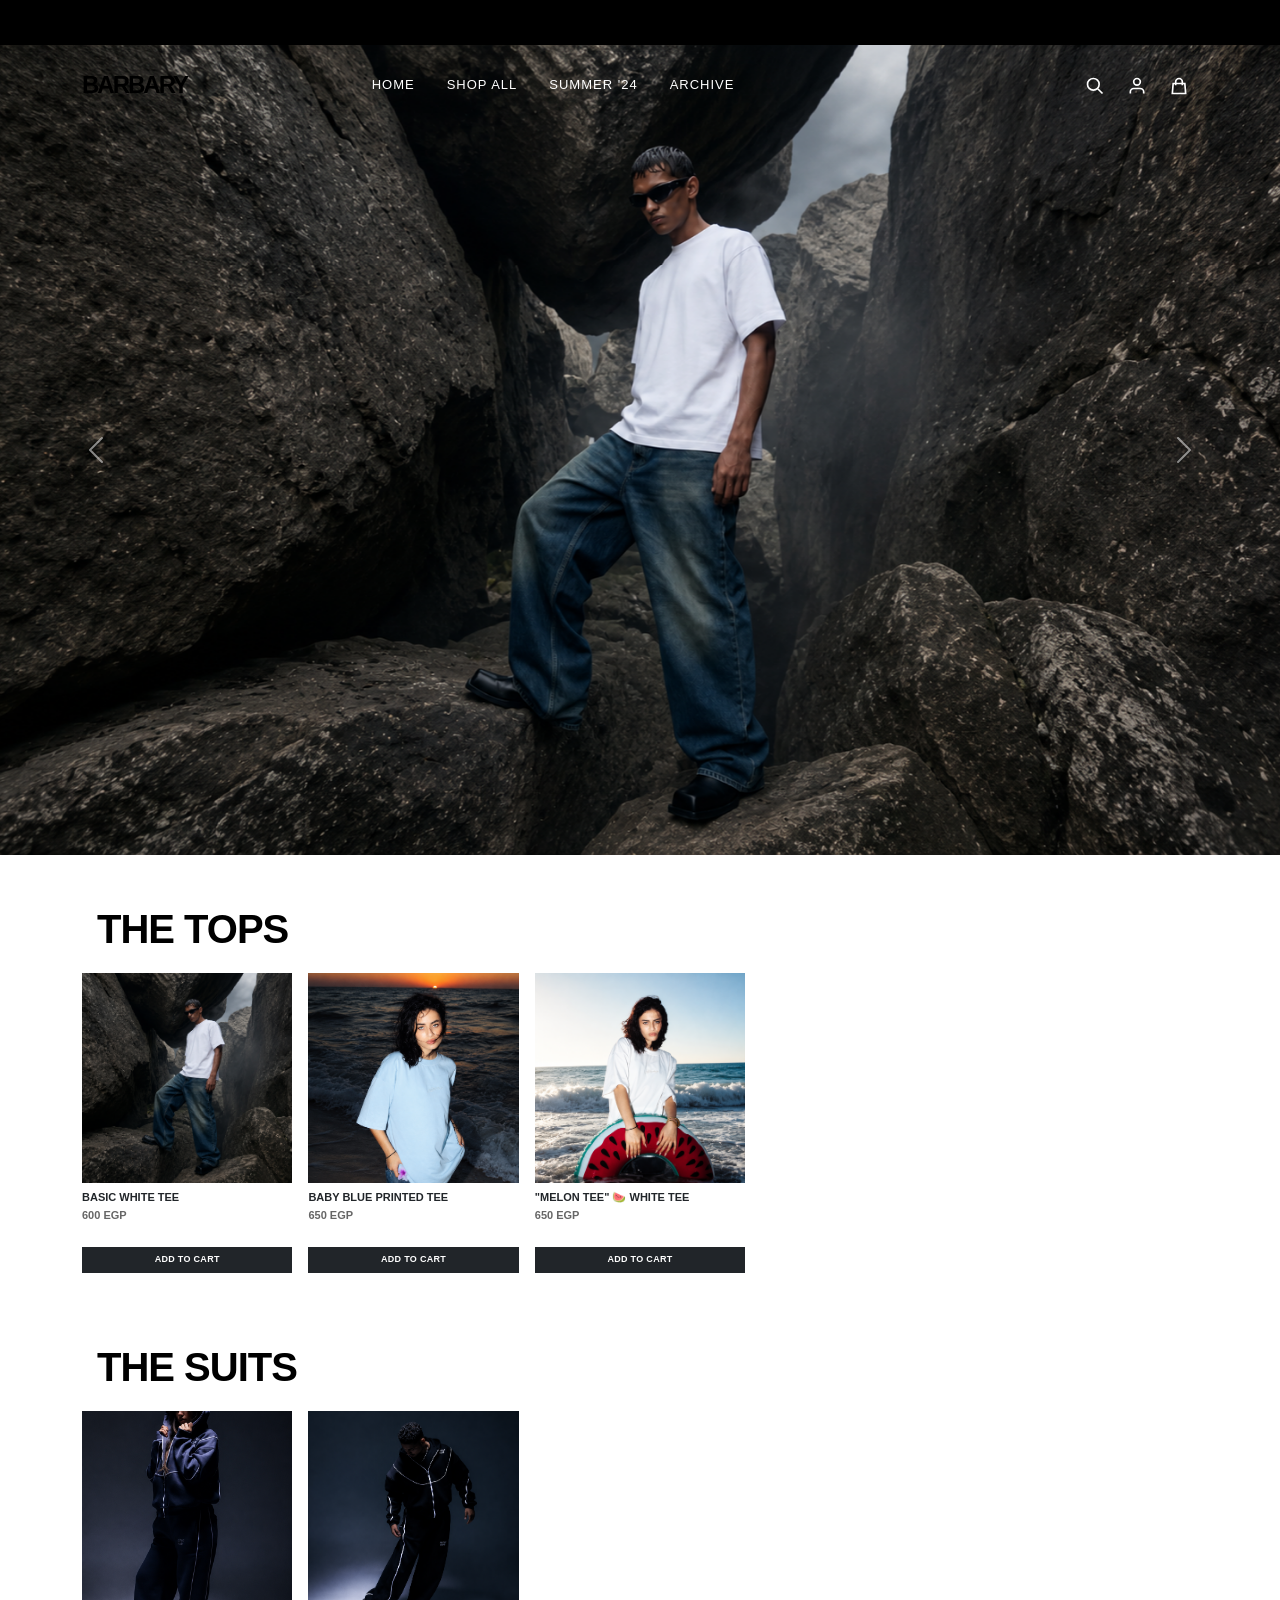
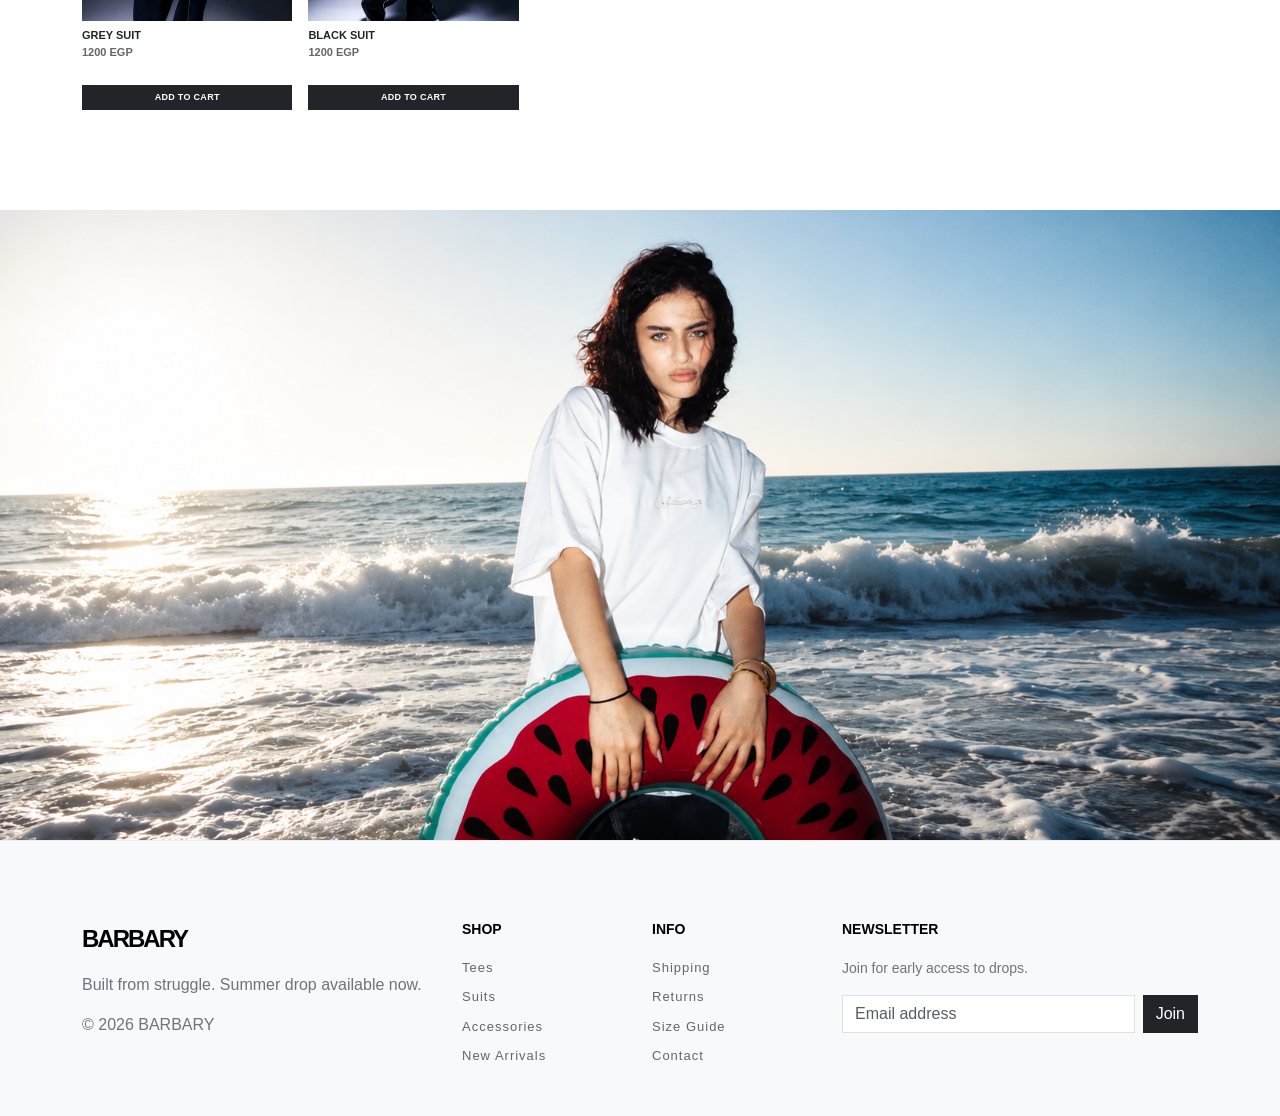
<file: index.html>
<!DOCTYPE html>
<html lang="en">
<head>
<meta charset="utf-8"/>
<meta content="width=device-width, initial-scale=1.0" name="viewport"/>
<title>BARBARY</title>
<link href="https://cdn.jsdelivr.net/npm/bootstrap@5.3.3/dist/css/bootstrap.min.css" rel="stylesheet"/>
<link rel="stylesheet" href="public/styles/style.css"/>
</head>
<body>
<div class="announcement-bar">
<div class="announcement-bar__inner">
<span>NEW SUMMER DROP 🚤</span>
<span>NEW SUMMER DROP 🚤</span>
<span>NEW SUMMER DROP 🚤</span>
<span>NEW SUMMER DROP 🚤</span>
<span>NEW SUMMER DROP 🚤</span>
<span>NEW SUMMER DROP 🚤</span>
</div>
</div>
<header>
<div class="container py-3">
<div class="d-flex flex-wrap align-items-center justify-content-between">
<a class="d-flex align-items-center mb-2 mb-md-0 text-decoration-none" href="#">
<span class="fs-4 fw-black text-black" style="font-weight: 900; letter-spacing: -2px;">BARBARY</span>
</a>
<ul class="nav col-12 col-md-auto mb-2 justify-content-center mb-md-0" id="mobileNav">
<li><a class="nav-link px-3" href="#">Home</a></li>
<li><a class="nav-link px-3" href="#">Shop All</a></li>
<li><a class="nav-link px-3" href="#">Summer '24</a></li>
<li><a class="nav-link px-3" href="#">Archive</a></li>
</ul>
<div class="col-md-3 text-end d-flex justify-content-end align-items-center gap-1">
<button aria-controls="mobileNav" aria-expanded="false" aria-label="Toggle menu" class="menu-toggle" id="menuToggle" type="button">
<svg fill="none" height="22" stroke="currentColor" stroke-width="2" viewbox="0 0 24 24" width="22"><path d="M4 6h16M4 12h16M4 18h16"></path></svg>
</button>
<button class="btn btn-link text-black p-2" type="button"><svg fill="none" height="20" stroke="currentColor" stroke-width="2" viewbox="0 0 24 24" width="20"><path d="M21 21l-6-6m2-5a7 7 0 11-14 0 7 7 0 0114 0z"></path></svg></button>

<!-- Profile / Login dropdown -->
<div class="dropdown">
  <button class="btn btn-link text-black p-2" type="button" data-bs-toggle="dropdown" aria-expanded="false">
    <svg fill="none" height="20" stroke="currentColor" stroke-width="2" viewbox="0 0 24 24" width="20">
      <path d="M20 21v-2a4 4 0 00-4-4H8a4 4 0 00-4 4v2"></path>
      <circle cx="12" cy="7" r="4"></circle>
    </svg>
  </button>
  <ul class="dropdown-menu dropdown-menu-end rounded-0 shadow-sm">
    <!-- Shown when logged OUT -->
    <li><a class="dropdown-item" href="/login">Login</a></li>
    <li><a class="dropdown-item" href="/register">Register</a></li>

    <!-- Shown when logged IN (swap in with EJS later) -->
    <!--
    <li><a class="dropdown-item" href="/profile">My Profile</a></li>
    <li><a class="dropdown-item" href="/orders">My Orders</a></li>
    <li><hr class="dropdown-divider"></li>
    <li><a class="dropdown-item" href="/logout">Logout</a></li>
    -->
  </ul>
</div>

<button class="btn btn-link text-black p-2" type="button"><svg fill="none" height="20" stroke="currentColor" stroke-width="2" viewbox="0 0 24 24" width="20"><path d="M16 11V7a4 4 0 00-8 0v4M5 9h14l1 12H4L5 9z"></path></svg></button>
</div>
</div>
</div>
</header>
<section id="hero">
<div class="carousel slide" data-bs-ride="carousel" id="heroCarousel">
<div class="carousel-inner">
<div class="carousel-item active">
<img alt="Summer Drop 1" src="11.png"/>
</div>
<div class="carousel-item">
<img alt="Summer Drop 2" src="22.png"/>
</div>
<div class="carousel-item">
<img alt="Summer Drop 2" src="33.png"/>
</div>
<div class="carousel-item">
<img alt="Summer Drop 2" src="55.png"/>
</div>
</div>
<button class="carousel-control-prev" data-bs-slide="prev" data-bs-target="#heroCarousel" type="button">
<span class="carousel-control-prev-icon"></span>
</button>
<button class="carousel-control-next" data-bs-slide="next" data-bs-target="#heroCarousel" type="button">
<span class="carousel-control-next-icon"></span>
</button>
</div>
</section>
<main class="container">
<section class="mt-5">
<h2 class="section-title">The Tops</h2>
<div class="product-grid">
<div class="product-card-wrap">
<a href="product.html" class="text-decoration-none text-reset">
<div class="card h-100">
<img alt="Basic White Tee" class="card-img-top" src="22.png"/>
<div class="card-body">
<h5 class="card-title">Basic White Tee</h5>
<p class="price">600 EGP</p>
<button class="btn btn-dark w-100 buy-btn mt-2">Add to Cart</button>
</div>
</div>
</a>
</div>
<div class="product-card-wrap">
<a href="product.html" class="text-decoration-none text-reset">
<div class="card h-100">
<img alt="Baby Blue Tee" class="card-img-top" src="girl1.png"/>
<div class="card-body">
<h5 class="card-title">Baby Blue Printed Tee</h5>
<p class="price">650 EGP</p>
<button class="btn btn-dark w-100 buy-btn mt-2">Add to Cart</button>
</div>
</div>
</a>
</div>
<div class="product-card-wrap">
<a href="product.html" class="text-decoration-none text-reset">
<div class="card h-100">
<img alt="Melon Tee" class="card-img-top" src="55.png"/>
<div class="card-body">
<h5 class="card-title">"Melon Tee" 🍉 White Tee</h5>
<p class="price">650 EGP</p>
<button class="btn btn-dark w-100 buy-btn mt-2">Add to Cart</button>
</div>
</div>
</a>
</div>
</div>
</section>
<section class="mt-5">
<h2 class="section-title">The Suits</h2>
<div class="product-grid">
<div class="product-card-wrap">
<a href="product.html" class="text-decoration-none text-reset">
<div class="card h-100">
<img alt="Grey Suit" class="card-img-top" src="suit3.png"/>
<div class="card-body">
<h5 class="card-title">Grey SUIT</h5>
<p class="price">1200 EGP</p>
<button class="btn btn-dark w-100 buy-btn mt-2">Add to Cart</button>
</div>
</div>
</a>
</div>
<div class="product-card-wrap">
<a href="product.html" class="text-decoration-none text-reset">
<div class="card h-100">
<img alt="Black Suit" class="card-img-top" src="suit5.png"/>
<div class="card-body">
<h5 class="card-title">Black SUIT</h5>
<p class="price">1200 EGP</p>
<button class="btn btn-dark w-100 buy-btn mt-2">Add to Cart</button>
</div>
</div>
</a>
</div>
</div>
</section>
</main>
<section class="video-banner">
<video autoplay="" loop="" muted="" playsinline="" poster="55.png">
<source src="55.png"/>
</video>
</section>
<footer>
<div class="container">
<div class="row gy-4">
<div class="col-md-4">
<span class="fs-4 fw-black text-black" style="font-weight: 900; letter-spacing: -2px;">BARBARY</span>
<p class="text-secondary mt-3">Built from struggle. Summer drop available now.</p>
<p class="text-secondary">© 2026 BARBARY</p>
</div>
<div class="col-md-2 col-6">
<h5>Shop</h5>
<ul class="nav flex-column">
<li><a class="nav-link" href="#">Tees</a></li>
<li><a class="nav-link" href="#">Suits</a></li>
<li><a class="nav-link" href="#">Accessories</a></li>
<li><a class="nav-link" href="#">New Arrivals</a></li>
</ul>
</div>
<div class="col-md-2 col-6">
<h5>Info</h5>
<ul class="nav flex-column">
<li><a class="nav-link" href="#">Shipping</a></li>
<li><a class="nav-link" href="#">Returns</a></li>
<li><a class="nav-link" href="#">Size Guide</a></li>
<li><a class="nav-link" href="#">Contact</a></li>
</ul>
</div>
<div class="col-md-4">
<h5>Newsletter</h5>
<p class="text-secondary small">Join for early access to drops.</p>
<div class="d-flex gap-2">
<input class="form-control rounded-0" placeholder="Email address" type="email"/>
<button class="btn btn-dark rounded-0">Join</button>
</div>
</div>
</div>
</div>
</footer>
<script src="https://cdn.jsdelivr.net/npm/bootstrap@5.3.3/dist/js/bootstrap.bundle.min.js"></script>
<script>
  const menuToggle = document.getElementById('menuToggle');
  const mobileNav = document.getElementById('mobileNav');
  menuToggle.addEventListener('click', () => {
    const isOpen = mobileNav.classList.toggle('show');
    menuToggle.setAttribute('aria-expanded', isOpen);
  });
  // Close the mobile nav after tapping a link
  mobileNav.querySelectorAll('.nav-link').forEach((link) => {
    link.addEventListener('click', () => {
      mobileNav.classList.remove('show');
      menuToggle.setAttribute('aria-expanded', 'false');
    });
  });
</script>
</body>
</html>
</file>
<file: public/styles/style.css>
:root {
    --hector-black: #000000;
    --hector-white: #ffffff;
    --hector-gray: #f8f9fa;
}

body {
    font-family: -apple-system, BlinkMacSystemFont, "Segoe UI", Roboto, Helvetica, Arial, sans-serif;
    background-color: var(--hector-white);
    color: var(--hector-black);
    margin: 0;
    overflow-x: hidden;
}

/* Announcement Bar */
.announcement-bar {
    background-color: var(--hector-black);
    color: var(--hector-white);
    overflow: hidden;
    padding: 12px 0;
    font-size: 14px;
    font-weight: 700;
    letter-spacing: 2px;
    white-space: nowrap;
    position: sticky;
    top: 0;
    z-index: 2000;
}

.announcement-bar__inner {
    display: inline-block;
    padding-left: 100%;
    animation: marquee 25s linear infinite;
}

.announcement-bar__inner span {
    display: inline-block;
    padding-right: 60px;
}

@keyframes marquee {
    0% { transform: translate3d(0, 0, 0); }
    100% { transform: translate3d(-100%, 0, 0); }
}

/* Navigation */
header {
    position: absolute;
    top: 48px;
    left: 0;
    width: 100%;
    z-index: 1000;
    background: transparent;
    transition: background 0.3s ease;
}

.nav-link {
    color: var(--hector-black);
    font-weight: 500;
    text-transform: uppercase;
    font-size: 13px;
    letter-spacing: 1px;
}

.menu-toggle {
    display: none;
    background: none;
    border: none;
    padding: 6px;
    cursor: pointer;
    color: var(--hector-black);
}

/* Hero Carousel */
#heroCarousel .carousel-item {
    height: 90vh;
    background-color: #eee;
}

#heroCarousel img {
    object-fit: cover;
    height: 100%;
    width: 100%;
}

/* Product Sections Layout */
.section-title {
    font-size: clamp(28px, 4vw, 40px);
    font-weight: 900;
    text-transform: uppercase;
    letter-spacing: -1px;
    margin: 50px 0 20px;
    padding-left: 15px;
}

main.container {
    max-width: 1140px;
}

/* Product Grid: shows up to 5 cards at a time, horizontal scroll for the rest */
.product-grid {
    display: flex;
    flex-wrap: nowrap;
    overflow-x: auto;
    scroll-snap-type: x mandatory;
    -webkit-overflow-scrolling: touch;
    gap: 16px;
    padding-bottom: 12px;
}

.product-grid::-webkit-scrollbar {
    height: 6px;
}

.product-grid::-webkit-scrollbar-thumb {
    background: #ccc;
}

/* If there are 4 or fewer items, disable scrollbar styling and overflow */
.product-grid.no-scroll {
    overflow-x: visible;
}

.product-grid.no-scroll::-webkit-scrollbar {
    display: none;
}

.product-card-wrap {
    flex: 0 0 calc((100% - 4 * 16px) / 5);
    max-width: calc((100% - 4 * 16px) / 5);
    scroll-snap-align: start;
    min-width: 0;
}

.card {
    border: none;
    border-radius: 0;
    transition: transform 0.3s ease;
}

.card:hover {
    transform: translateY(-5px);
}

.card-img-top {
    border-radius: 0;
    aspect-ratio: 1/1;
    object-fit: cover;
}

.card-body {
    padding: 0.5rem 0;
}

.card-title {
    font-size: 11px;
    font-weight: 700;
    margin-bottom: 2px;
    text-transform: uppercase;
    line-height: 1.2;
}

.price {
    font-size: 11px;
    font-weight: 600;
    color: #666;
}

.buy-btn {
    border-radius: 0;
    padding: 5px;
    font-weight: 700;
    text-transform: uppercase;
    letter-spacing: 0.3px;
    font-size: 9px;
}

/* Video Banner */
.video-banner {
    width: 100%;
    height: 70vh;
    overflow: hidden;
    background: #000;
    position: relative;
    margin-top: 80px;
}

.video-banner video {
    width: 100%;
    height: 100%;
    object-fit: cover;
}

/* Footer */
footer {
    background-color: var(--hector-gray);
    border-top: 1px solid #eee;
    padding: 80px 0 40px;
}

footer h5 {
    font-weight: 700;
    text-transform: uppercase;
    font-size: 14px;
    margin-bottom: 20px;
}

footer .nav-link {
    padding: 0;
    margin-bottom: 10px;
    color: #666 !important;
    text-transform: none;
    font-weight: 400;
}

/* ============ RESPONSIVE STYLES ============ */

/* Tablets and below */
@media (max-width: 991.98px) {
    header {
        top: 40px;
        padding-bottom: 4px;
        /* transparent, inherits from base header rule so the hero shows through */
    }

    .menu-toggle {
        display: block;
    }

    #mobileNav {
        display: none;
        flex-direction: column;
        width: 100%;
        background: var(--hector-white);
        margin-top: 0px;
        order: 3;
        box-shadow: 0 4px 12px rgba(0, 0, 0, 0.08);
    }

    #mobileNav.show {
        display: flex;
    }

    #mobileNav .nav-link {
        padding: 10px 0;
        text-align: center;
        border-bottom: 1px solid #f0f0f0;
    }

    #heroCarousel .carousel-item {
        height: 70vh;
    }

    .video-banner {
        height: 50vh;
    }

    .product-card-wrap {
        flex: 0 0 calc(33.333% - 11px);
        max-width: calc(33.333% - 11px);
    }
}

/* Phones & Smaller Screens */
@media (max-width: 767.98px) {
    .announcement-bar {
        font-size: 11px;
        letter-spacing: 1px;
        padding: 4px 0;
    }

    .announcement-bar__inner span {
        padding-right: 36px;
    }

    header {
        top: 5px;
    }

    #heroCarousel .carousel-item {
        height: 60vh;
    }

    .section-title {
        margin: 30px 0 15px;
        padding-left: 0;
        font-size: 22px;
    }

    .product-card-wrap {
        flex: 0 0 38%;
        max-width: 38%;
    }

    .card-title {
        font-size: 9.5px;
    }

    .price {
        font-size: 9.5px;
    }

    .buy-btn {
        font-size: 8px;
        padding: 4px;
    }

    .video-banner {
        height: 35vh;
        margin-top: 40px;
    }

    footer {
        padding: 40px 0 20px;
        text-align: center;
    }

    footer .col-md-4,
    footer .col-md-2 {
        margin-bottom: 15px;
    }

    footer .nav-link {
        text-align: center;
    }

    footer .d-flex.gap-2 {
        width: 100%;
    }
}

/* Extra small phones (iPhone SE and similar) */
@media (max-width: 380px) {
    header {
        top: 32px;
    }

    .section-title {
        font-size: 19px;
    }

    #heroCarousel .carousel-item {
        height: 45vh;
    }

    .card-title {
        font-size: 9px;
    }

    .price {
        font-size: 9px;
    }
}

.error-text {
    color: #ba1a1a; /* matches your Tailwind error color */
    font-size: 12px;
    margin-top: 4px;
    display: none; /* Hidden by default */
}
.error-text.visible {
    display: block; /* Shown when error occurs */
}

header .fs-4,
header .nav-link,
header svg {
    color: white;
    mix-blend-mode: difference;
}

header svg {
    stroke: white;
}
</file>
